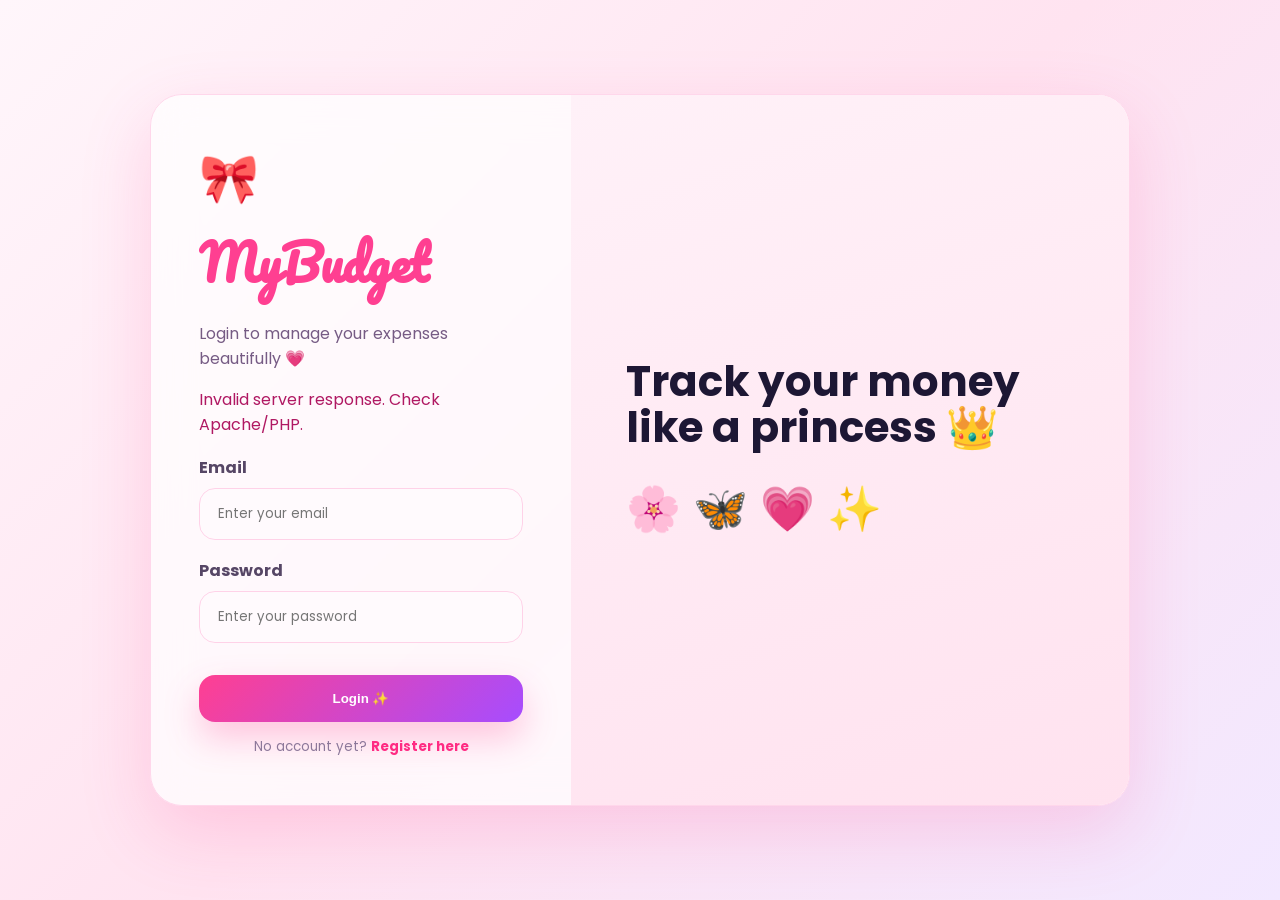
<file: login.html>
<!DOCTYPE html>
<html lang="en">
<head>
  <meta charset="UTF-8">
  <meta name="viewport" content="width=device-width, initial-scale=1.0">
  <title>Login | MyBudget</title>
  <link href="https://fonts.googleapis.com/css2?family=Pacifico&family=Poppins:wght@400;500;600;700;800&display=swap" rel="stylesheet">
  <link rel="stylesheet" href="assets/login.css">
</head>
<body>
  <main class="login-wrap">
    <section class="login-card">
      <div class="logo">🎀</div>
      <h1>MyBudget</h1>
      <p>Login to manage your expenses beautifully 💗</p>
      <form id="authForm"><p id="authError" role="alert" style="color:#b01862;"></p>
        <label>Email
          <input type="email" name="email" placeholder="Enter your email" required>
        </label>

        <label>Password
          <input type="password" name="password" placeholder="Enter your password" required>
        </label>

        <button type="submit">Login ✨</button>
        <small>No account yet? <a href="register.html">Register here</a></small>
      </form>
    </section>

    <section class="art">
      <h2>Track your money like a princess 👑</h2>
      <div class="floating">🌸 🦋 💗 ✨</div>
    </section>
  </main>
<script src="assets/auth.js"></script>
<script src="assets/login.js"></script>
</body>
</html>
</file>
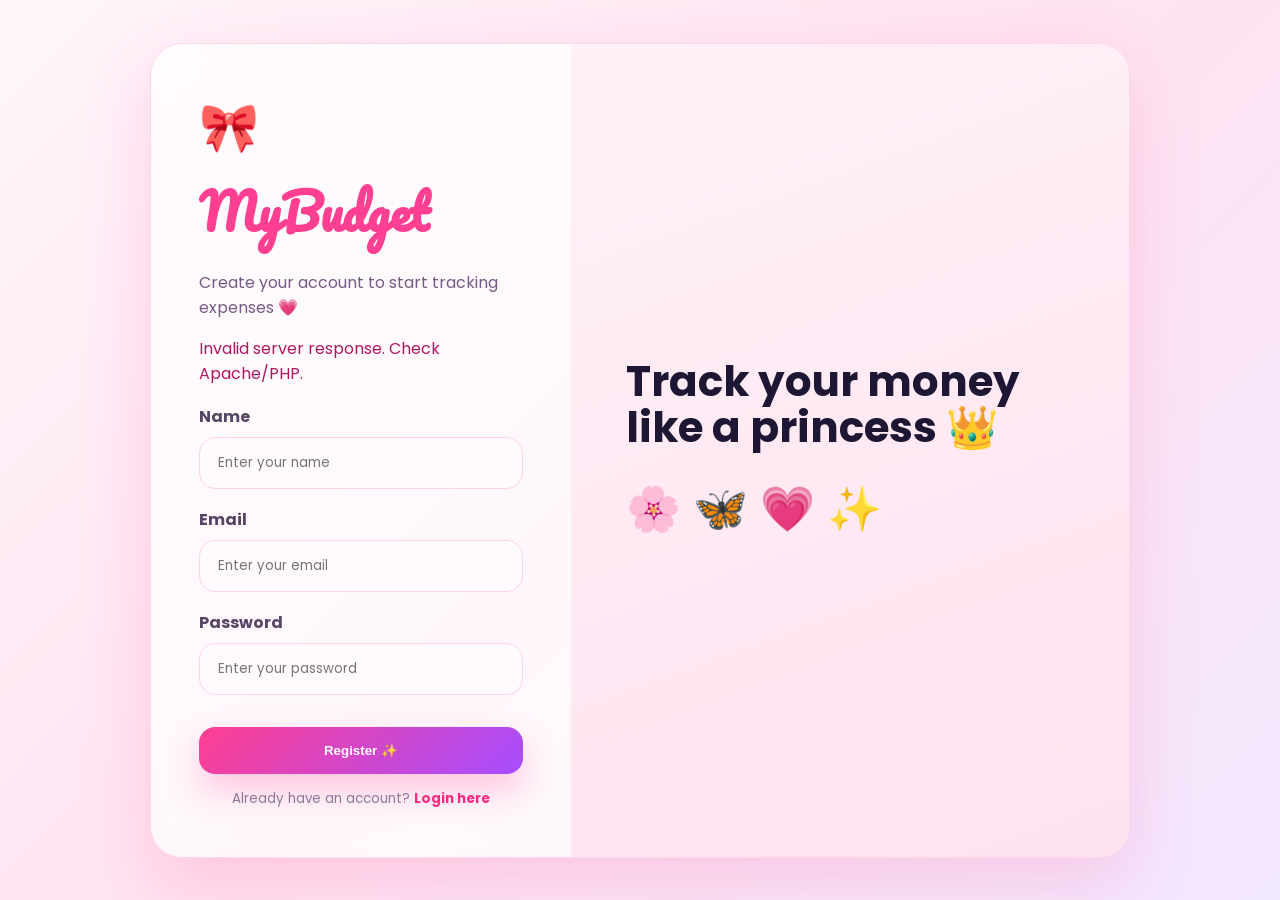
<file: register.html>
<!DOCTYPE html>
<html lang="en">
<head>
  <meta charset="UTF-8">
  <meta name="viewport" content="width=device-width, initial-scale=1.0">
  <title>Register | MyBudget</title>
  <link href="https://fonts.googleapis.com/css2?family=Pacifico&family=Poppins:wght@400;500;600;700;800&display=swap" rel="stylesheet">
  <link rel="stylesheet" href="assets/login.css">
</head>
<body>
  <main class="login-wrap">
    <section class="login-card">
      <div class="logo">🎀</div>
      <h1>MyBudget</h1>
      <p>Create your account to start tracking expenses 💗</p>
      <form id="authForm"><p id="authError" role="alert" style="color:#b01862;"></p>
        <label>Name
          <input type="text" name="name" placeholder="Enter your name" required>
        </label>

        <label>Email
          <input type="email" name="email" placeholder="Enter your email" required>
        </label>

        <label>Password
          <input type="password" name="password" minlength="8" placeholder="Enter your password" required>
        </label>

        <button type="submit">Register ✨</button>
        <small>Already have an account? <a href="login.html">Login here</a></small>
      </form>
    </section>

    <section class="art">
      <h2>Track your money like a princess 👑</h2>
      <div class="floating">🌸 🦋 💗 ✨</div>
    </section>
  </main>
<script src="assets/auth.js"></script>
<script src="assets/register.js"></script>
</body>
</html>
</file>
<file: assets/login.css>
*{box-sizing:border-box}body{margin:0;font-family:Poppins,sans-serif;min-height:100vh;background:linear-gradient(135deg,#fff6fb,#ffe3f0,#f2e8ff);display:grid;place-items:center;color:#1d1734}.login-wrap{width:min(980px,92vw);display:grid;grid-template-columns:420px 1fr;background:rgba(255,255,255,.72);border:1px solid #ffd7eb;border-radius:32px;box-shadow:0 25px 70px rgba(255,63,145,.18);overflow:hidden;backdrop-filter:blur(20px)}.login-card{padding:48px}.logo{font-size:48px}.login-card h1{font-family:Pacifico,cursive;color:#ff3f91;font-size:48px;margin:5px 0}.login-card p{color:#765b84}.login-card label{display:block;font-weight:700;color:#564665;margin:18px 0}.login-card input{width:100%;border:1px solid #ffd2e8;border-radius:16px;padding:15px 18px;margin-top:8px;font-family:Poppins;background:#fffafd}.login-card button{width:100%;border:0;border-radius:16px;background:linear-gradient(135deg,#ff3f91,#a64dff);color:white;font-weight:800;padding:16px;margin-top:14px;box-shadow:0 16px 35px rgba(255,63,145,.28);cursor:pointer}.login-card small{display:block;text-align:center;color:#8d789a;margin-top:15px}.login-card a{color:#ff2b83;font-weight:700;text-decoration:none}.art{padding:55px;background:linear-gradient(160deg,#fff1f8,#ffe2ef);display:grid;align-content:center}.art h2{font-size:42px;line-height:1.1;margin:0}.floating{font-size:44px;margin-top:25px}@media(max-width:800px){.login-wrap{grid-template-columns:1fr}.art{display:none}}
</file>
